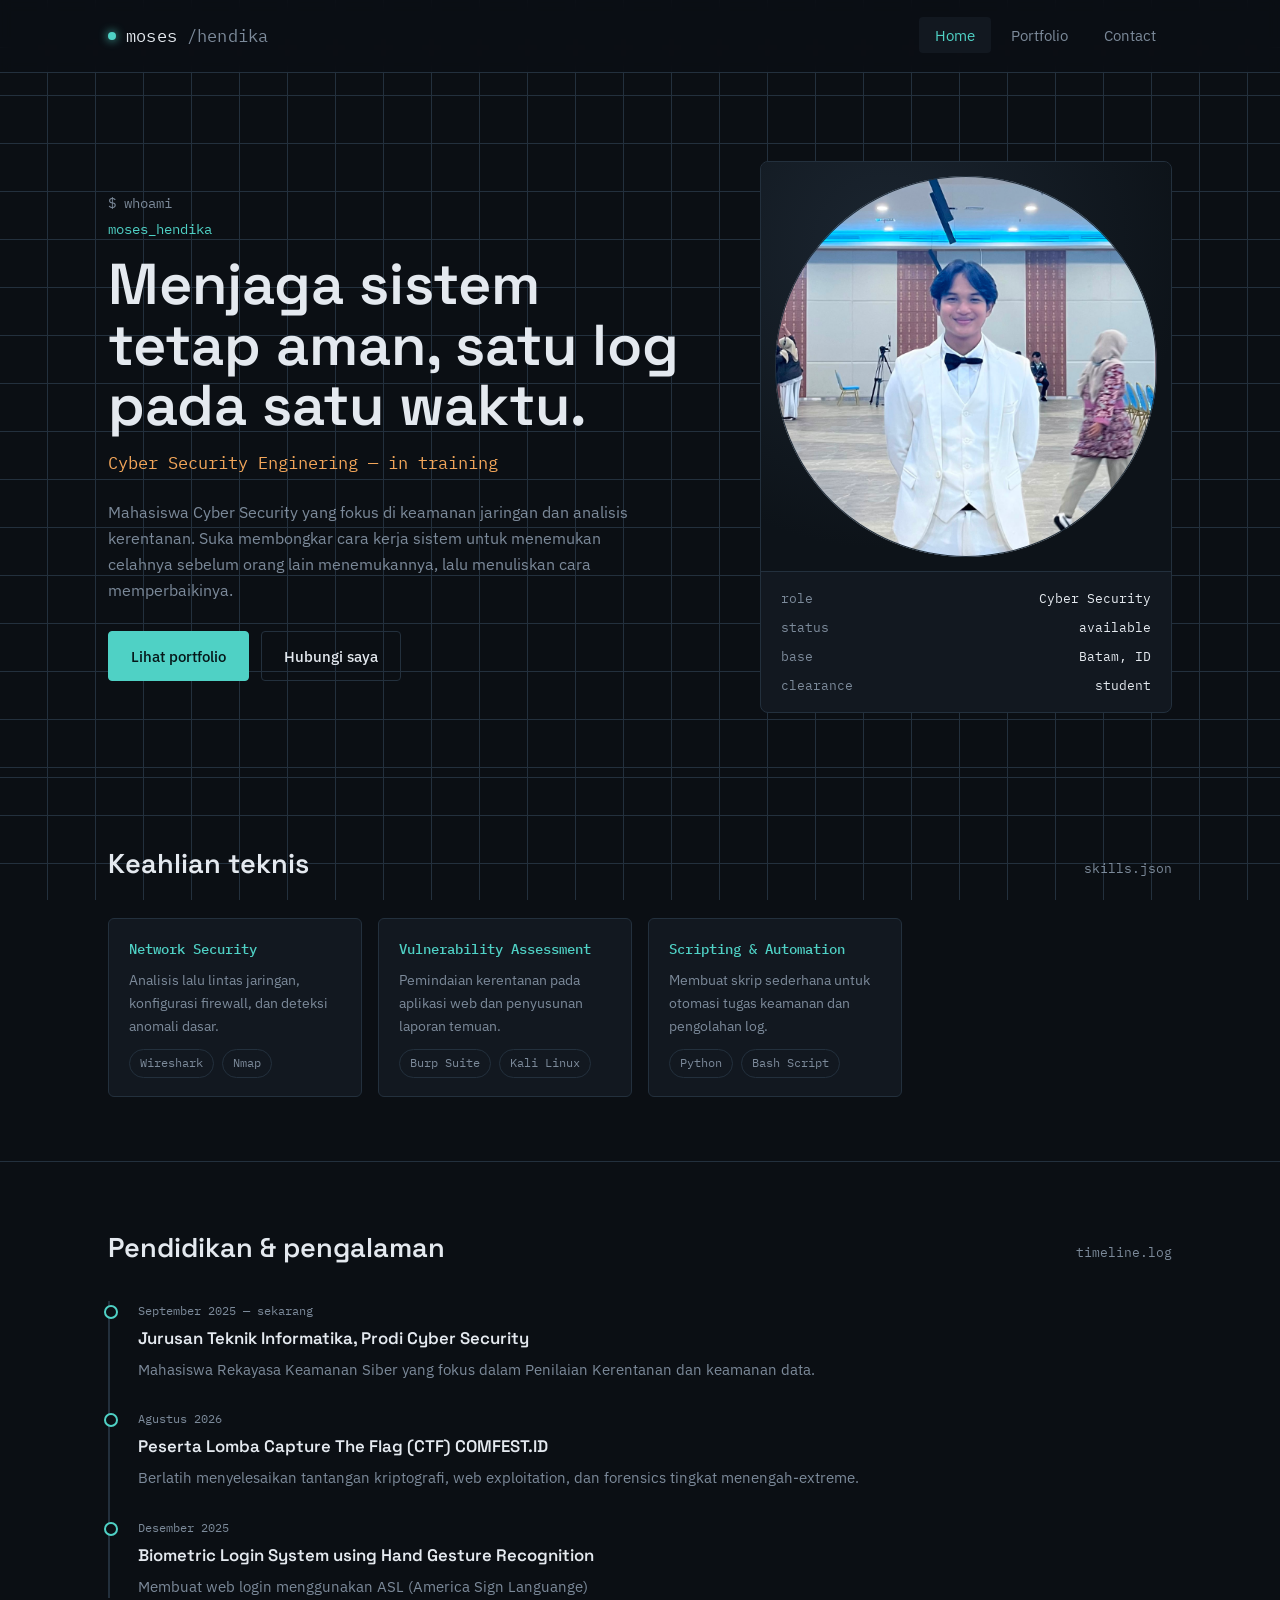
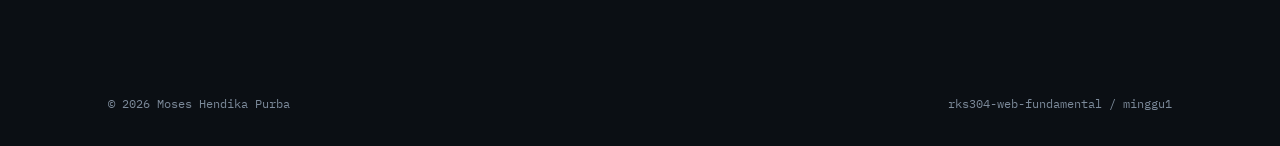
<file: index.html>
<!DOCTYPE html>
<html lang="id">
<head>
<meta charset="UTF-8">
<meta name="viewport" content="width=device-width, initial-scale=1.0">
<title>Moses Hendika Purba — Cyber Security Analyst</title>
<meta name="description" content="Profil pribadi Moses Hendika Purba, mahasiswa Cyber Security. Ikhtisar, keahlian, dan riwayat singkat.">
<link rel="preconnect" href="https://fonts.googleapis.com">
<link href="https://fonts.googleapis.com/css2?family=Space+Grotesk:wght@500;600;700&family=IBM+Plex+Sans:wght@400;500;600&family=IBM+Plex+Mono:wght@400;500&display=swap" rel="stylesheet">
<link rel="stylesheet" href="style.css">
</head>
<body>

<header class="site-header">
  <div class="wrap">
    <a href="index.html" class="brand"><span class="dot"></span>moses<span class="path">/hendika</span></a>
    <nav aria-label="Navigasi utama">
      <ul class="nav-links">
        <li><a href="index.html" class="active">Home</a></li>
        <li><a href="portfolio.html">Portfolio</a></li>
        <li><a href="contact.html">Contact</a></li>
      </ul>
    </nav>
  </div>
</header>

<main>
  <section class="hero">
    <div class="wrap">
      <div>
        <p class="hero-kicker">moses_hendika</p>
        <h1>Menjaga sistem tetap aman, satu log pada satu waktu.</h1>
        <p class="role">Cyber Security Enginering — in training</p>
        <p class="bio">Mahasiswa Cyber Security yang fokus di keamanan jaringan dan analisis kerentanan. Suka membongkar cara kerja sistem untuk menemukan celahnya sebelum orang lain menemukannya, lalu menuliskan cara memperbaikinya.</p>
        <div class="hero-cta">
          <a href="portfolio.html" class="btn btn-primary">Lihat portfolio</a>
          <a href="contact.html" class="btn btn-secondary">Hubungi saya</a>
        </div>
      </div>

      <div class="id-card">
        <div class="id-photo">
            <img src="Screenshot 2026-09-11 140423.png" alt="Foto profil Moses Hendika">
        </div>
        <div class="id-meta">
          <div><span>role</span><span>Cyber Security</span></div>
          <div><span>status</span><span>available</span></div>
          <div><span>base</span><span>Batam, ID</span></div>
          <div><span>clearance</span><span>student</span></div>
        </div>
      </div>
    </div>
  </section>

  <section class="block" id="about">
    <div class="wrap">
      <div class="block-head">
        <h2>Keahlian teknis</h2>
        <span class="tag">skills.json</span>
      </div>
      <div class="skills-grid">
        <div class="skill-card">
          <h3>Network Security</h3>
          <p>Analisis lalu lintas jaringan, konfigurasi firewall, dan deteksi anomali dasar.</p>
          <div class="badge-row">
            <span class="badge">Wireshark</span>
            <span class="badge">Nmap</span>
          </div>
        </div>
        <div class="skill-card">
          <h3>Vulnerability Assessment</h3>
          <p>Pemindaian kerentanan pada aplikasi web dan penyusunan laporan temuan.</p>
          <div class="badge-row">
            <span class="badge">Burp Suite</span>
            <span class="badge">Kali Linux</span>
          </div>
        </div>
        <div class="skill-card">
          <h3>Scripting & Automation</h3>
          <p>Membuat skrip sederhana untuk otomasi tugas keamanan dan pengolahan log.</p>
          <div class="badge-row">
            <span class="badge">Python</span>
            <span class="badge">Bash Script</span>
          </div>
        </div>
      </div>
    </div>
  </section>

  <section class="block" id="education">
    <div class="wrap">
      <div class="block-head">
        <h2>Pendidikan & pengalaman</h2>
        <span class="tag">timeline.log</span>
      </div>
      <div class="timeline">
        <div class="timeline-item">
          <p class="when">September 2025 — sekarang</p>
          <h3>Jurusan Teknik Informatika, Prodi Cyber Security</h3>
          <p> Mahasiswa Rekayasa Keamanan Siber yang fokus dalam Penilaian Kerentanan dan keamanan data.</p>
        </div>
        <div class="timeline-item">
          <p class="when">Agustus 2026</p>
          <h3>Peserta Lomba Capture The Flag (CTF) COMFEST.ID</h3>
          <p>Berlatih menyelesaikan tantangan kriptografi, web exploitation, dan forensics tingkat menengah-extreme.</p>
        </div>
        <div class="timeline-item">
          <p class="when">Desember 2025</p>
          <h3>Biometric Login System using Hand Gesture Recognition</h3>
          <p>Membuat web login menggunakan ASL (America Sign Languange)</p>
        </div>
      </div>
    </div>
  </section>
</main>

<footer class="site-footer">
  <div class="wrap" style="display:flex; justify-content:space-between; width:100%;">
    <span>© 2026 Moses Hendika Purba</span>
    <span>rks304-web-fundamental / minggu1</span>
  </div>
</footer>

</body>
</html>
</file>
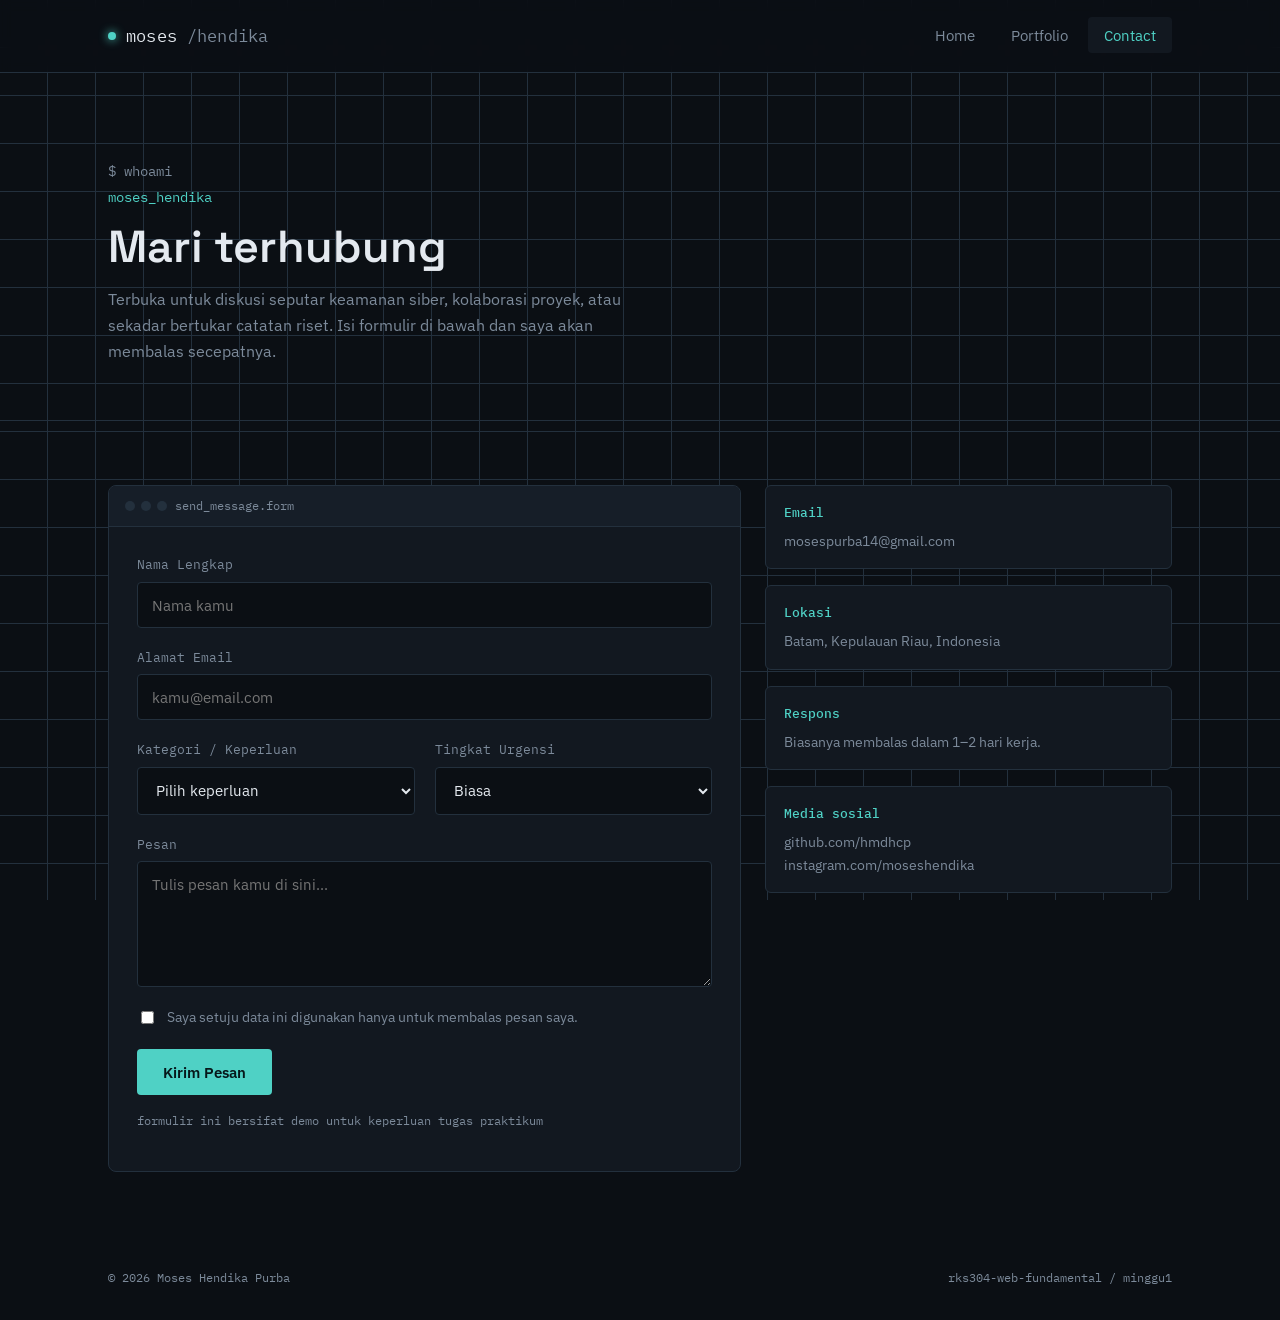
<file: contact.html>
<!DOCTYPE html>
<html lang="id">
<head>
<meta charset="UTF-8">
<meta name="viewport" content="width=device-width, initial-scale=1.0">
<title>Contact — Moses Hendika Purba</title>
<meta name="description" content="Hubungi Moses Hendika Purba untuk konsultasi, kolaborasi proyek, atau pertanyaan umum.">
<link rel="preconnect" href="https://fonts.googleapis.com">
<link href="https://fonts.googleapis.com/css2?family=Space+Grotesk:wght@500;600;700&family=IBM+Plex+Sans:wght@400;500;600&family=IBM+Plex+Mono:wght@400;500&display=swap" rel="stylesheet">
<link rel="stylesheet" href="style.css">
</head>
<body>

<header class="site-header">
  <div class="wrap">
    <a href="index.html" class="brand"><span class="dot"></span>moses<span class="path">/hendika</span></a>
    <nav aria-label="Navigasi utama">
      <ul class="nav-links">
        <li><a href="index.html">Home</a></li>
        <li><a href="portfolio.html">Portfolio</a></li>
        <li><a href="contact.html" class="active">Contact</a></li>
      </ul>
    </nav>
  </div>
</header>

<main>
  <section class="hero" style="padding-bottom: 40px;">
    <div class="wrap" style="grid-template-columns: 1fr;">
      <div>
        <p class="hero-kicker">moses_hendika</p>
        <h1 style="font-size: clamp(2rem, 4vw, 2.8rem);">Mari terhubung</h1>
        <p class="bio">Terbuka untuk diskusi seputar keamanan siber, kolaborasi proyek, atau sekadar bertukar catatan riset. Isi formulir di bawah dan saya akan membalas secepatnya.</p>
      </div>
    </div>
  </section>

  <section class="block">
    <div class="wrap contact-layout">

      <div class="terminal-panel">
        <div class="terminal-bar">
          <span class="dots"><span></span><span></span><span></span></span>
          send_message.form
        </div>

        <form class="contact-form" action="#" method="post">

          <div class="field">
            <label for="fullname">Nama Lengkap</label>
            <input type="text" id="fullname" name="fullname" placeholder="Nama kamu" required>
          </div>

          <div class="field">
            <label for="email">Alamat Email</label>
            <input type="email" id="email" name="email" placeholder="kamu@email.com" required>
          </div>

          <div class="field-row">
            <div class="field">
              <label for="category">Kategori / Keperluan</label>
              <select id="category" name="category" required>
                <option value="" disabled selected>Pilih keperluan</option>
                <option value="konsultasi">Konsultasi</option>
                <option value="kolaborasi">Kolaborasi Proyek</option>
                <option value="pertanyaan">Pertanyaan Umum</option>
              </select>
            </div>

            <div class="field">
              <label for="urgency">Tingkat Urgensi</label>
              <select id="urgency" name="urgency">
                <option value="biasa" selected>Biasa</option>
                <option value="penting">Penting</option>
                <option value="mendesak">Mendesak</option>
              </select>
            </div>
          </div>

          <div class="field">
            <label for="message">Pesan</label>
            <textarea id="message" name="message" rows="5" placeholder="Tulis pesan kamu di sini..." required></textarea>
          </div>

          <label class="consent">
            <input type="checkbox" name="consent" required>
            Saya setuju data ini digunakan hanya untuk membalas pesan saya.
          </label>

          <button type="submit">Kirim Pesan</button>
          <p class="form-note">formulir ini bersifat demo untuk keperluan tugas praktikum</p>
        </form>
      </div>

      <div class="contact-alt">
        <div class="item">
          <h3>Email</h3>
          <p>mosespurba14@gmail.com</p>
        </div>
        <div class="item">
          <h3>Lokasi</h3>
          <p>Batam, Kepulauan Riau, Indonesia</p>
        </div>
        <div class="item">
          <h3>Respons</h3>
          <p>Biasanya membalas dalam 1–2 hari kerja.</p>
        </div>
        <div class="item">
          <h3>Media sosial</h3>
          <p>github.com/hmdhcp<br>instagram.com/moseshendika<instagram class="com">
        </div>
      </div>

    </div>
  </section>
</main>

<footer class="site-footer">
  <div class="wrap" style="display:flex; justify-content:space-between; width:100%;">
    <span>© 2026 Moses Hendika Purba</span>
    <span>rks304-web-fundamental / minggu1</span>
  </div>
</footer>

</body>
</html>
</file>
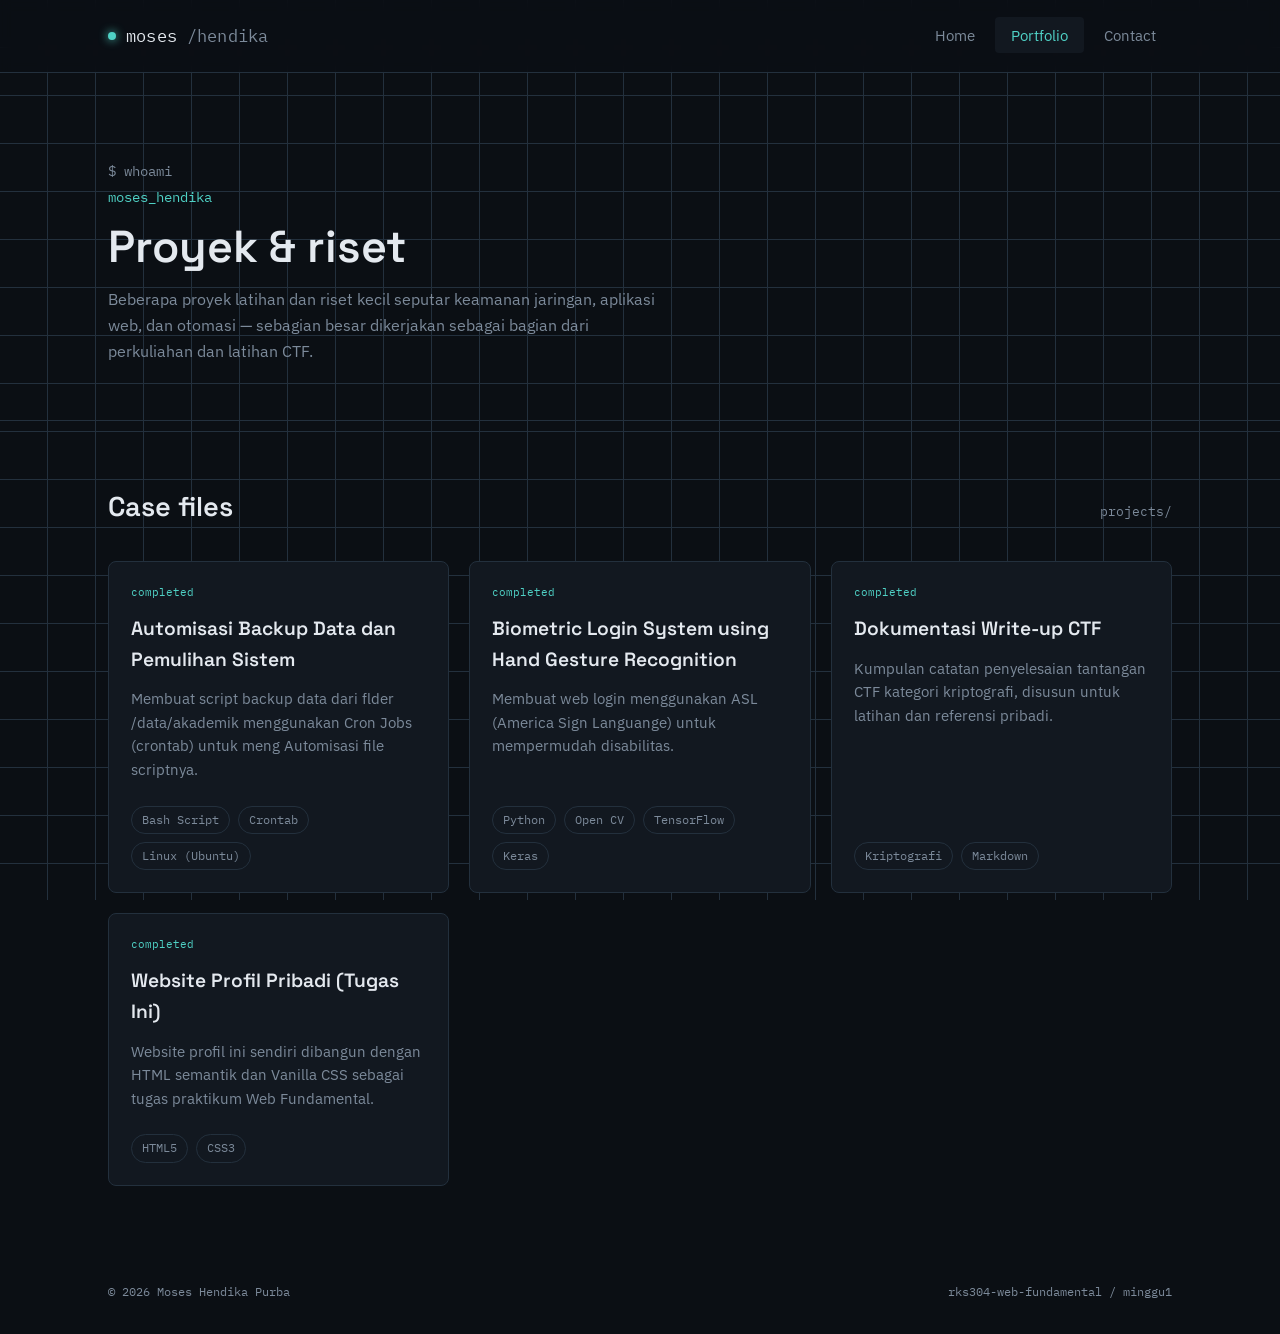
<file: portfolio.html>
<!DOCTYPE html>
<html lang="id">
<head>
<meta charset="UTF-8">
<meta name="viewport" content="width=device-width, initial-scale=1.0">
<title>Portfolio — Moses Hendika Purba</title>
<meta name="description" content="Kumpulan proyek dan riset Moses Hendika Purba di bidang keamanan siber.">
<link rel="preconnect" href="https://fonts.googleapis.com">
<link href="https://fonts.googleapis.com/css2?family=Space+Grotesk:wght@500;600;700&family=IBM+Plex+Sans:wght@400;500;600&family=IBM+Plex+Mono:wght@400;500&display=swap" rel="stylesheet">
<link rel="stylesheet" href="style.css">
</head>
<body>

<header class="site-header">
  <div class="wrap">
    <a href="index.html" class="brand"><span class="dot"></span>moses<span class="path">/hendika</span></a>
    <nav aria-label="Navigasi utama">
      <ul class="nav-links">
        <li><a href="index.html">Home</a></li>
        <li><a href="portfolio.html" class="active">Portfolio</a></li>
        <li><a href="contact.html">Contact</a></li>
      </ul>
    </nav>
  </div>
</header>

<main>
  <section class="hero" style="padding-bottom: 40px;">
    <div class="wrap" style="grid-template-columns: 1fr;">
      <div>
        <p class="hero-kicker">moses_hendika</p>
        <h1 style="font-size: clamp(2rem, 4vw, 2.8rem);">Proyek & riset</h1>
        <p class="bio">Beberapa proyek latihan dan riset kecil seputar keamanan jaringan, aplikasi web, dan otomasi — sebagian besar dikerjakan sebagai bagian dari perkuliahan dan latihan CTF.</p>
      </div>
    </div>
  </section>

  <section class="block">
    <div class="wrap">
      <div class="block-head">
        <h2>Case files</h2>
        <span class="tag">projects/</span>
      </div>

      <div class="project-grid">

        <article class="project-card">
          <span class="status">completed</span>
          <h3>Automisasi Backup Data dan Pemulihan Sistem</h3>
          <p class="desc">Membuat script backup data dari flder /data/akademik menggunakan Cron Jobs (crontab) untuk meng Automisasi file scriptnya.</p>
          <div class="badge-row">
            <span class="badge">Bash Script</span>
            <span class="badge">Crontab</span>
            <span class="badge">Linux (Ubuntu)</span>
          </div>
        </article>

        <article class="project-card">
          <span class="status">completed</span>
          <h3>Biometric Login System using Hand Gesture Recognition</h3>
          <p class="desc">Membuat web login menggunakan ASL (America Sign Languange) untuk mempermudah disabilitas.</p>
          <div class="badge-row">
            <span class="badge">Python</span>
            <span class="badge">Open CV</span>
            <span class="badge">TensorFlow</span>
            <span class="badge">Keras</span>
          </div>
        </article>

        <article class="project-card">
          <span class="status">completed</span>
          <h3>Dokumentasi Write-up CTF</h3>
          <p class="desc">Kumpulan catatan penyelesaian tantangan CTF kategori kriptografi, disusun untuk latihan dan referensi pribadi.</p>
          <div class="badge-row">
            <span class="badge">Kriptografi</span>
            <span class="badge">Markdown</span>
          </div>
        </article>

        <article class="project-card">
          <span class="status">completed</span>
          <h3>Website Profil Pribadi (Tugas Ini)</h3>
          <p class="desc">Website profil ini sendiri dibangun dengan HTML semantik dan Vanilla CSS sebagai tugas praktikum Web Fundamental.</p>
          <div class="badge-row">
            <span class="badge">HTML5</span>
            <span class="badge">CSS3</span>
          </div>
        </article>

      </div>
    </div>
  </section>
</main>

<footer class="site-footer">
  <div class="wrap" style="display:flex; justify-content:space-between; width:100%;">
    <span>© 2026 Moses Hendika Purba</span>
    <span>rks304-web-fundamental / minggu1</span>
  </div>
</footer>

</body>
</html>
</file>
<file: style.css>
/* ===========================================================
   rks304-web-fundamental — minggu1
   Tema: Cyber Security Analyst Profile
   Font: Space Grotesk (display), IBM Plex Sans (body),
         IBM Plex Mono (data / teknis)
   =========================================================== */

:root {
  --bg: #0b0f14;
  --surface: #121820;
  --surface-raised: #161e28;
  --line: #23303d;
  --text: #e4e9ef;
  --text-muted: #7c8a9a;
  --signal: #4fd1c5;      /* cyan - aksen utama */
  --warn: #f2a65a;        /* amber - aksen sekunder, dipakai sedikit */
  --danger: #e26d5c;

  --font-display: "Space Grotesk", "Segoe UI", sans-serif;
  --font-body: "IBM Plex Sans", "Segoe UI", sans-serif;
  --font-mono: "IBM Plex Mono", "Courier New", monospace;

  --maxw: 1120px;
}

* { box-sizing: border-box; }

html { scroll-behavior: smooth; }

body {
  margin: 0;
  background: var(--bg);
  background-image:
    linear-gradient(var(--line) 1px, transparent 1px),
    linear-gradient(90deg, var(--line) 1px, transparent 1px);
  background-size: 48px 48px;
  background-attachment: fixed;
  background-position: -1px -1px;
  color: var(--text);
  font-family: var(--font-body);
  line-height: 1.6;
}

a { color: inherit; }

img { max-width: 100%; display: block; }

.wrap {
  max-width: var(--maxw);
  margin: 0 auto;
  padding: 0 28px;
}

/* focus visibility */
a:focus-visible,
button:focus-visible,
input:focus-visible,
select:focus-visible,
textarea:focus-visible {
  outline: 2px solid var(--signal);
  outline-offset: 3px;
}

@media (prefers-reduced-motion: reduce) {
  * { animation: none !important; transition: none !important; }
}

/* ---------------- Header / Nav ---------------- */

.site-header {
  border-bottom: 1px solid var(--line);
  background: rgba(11, 15, 20, 0.85);
  backdrop-filter: blur(6px);
  position: sticky;
  top: 0;
  z-index: 20;
}

.site-header .wrap {
  display: flex;
  align-items: center;
  justify-content: space-between;
  height: 72px;
}

.brand {
  font-family: var(--font-mono);
  font-size: 1.05rem;
  text-decoration: none;
  color: var(--text);
  display: flex;
  align-items: center;
  gap: 10px;
  letter-spacing: 0.01em;
}

.brand .dot {
  width: 8px;
  height: 8px;
  border-radius: 50%;
  background: var(--signal);
  box-shadow: 0 0 10px var(--signal);
}

.brand .path {
  color: var(--text-muted);
}

.nav-links {
  display: flex;
  gap: 4px;
  list-style: none;
  margin: 0;
  padding: 0;
}

.nav-links a {
  text-decoration: none;
  font-size: 0.95rem;
  padding: 8px 16px;
  border-radius: 4px;
  color: var(--text-muted);
  transition: color 0.15s ease, background 0.15s ease;
}

.nav-links a:hover {
  color: var(--text);
  background: var(--surface);
}

.nav-links a.active {
  color: var(--signal);
  background: var(--surface);
}

/* ---------------- Hero ---------------- */

.hero {
  padding: 88px 0 64px;
  border-bottom: 1px solid var(--line);
}

.hero .wrap {
  display: grid;
  grid-template-columns: 1.3fr 0.9fr;
  gap: 56px;
  align-items: center;
}

.hero-kicker {
  font-family: var(--font-mono);
  font-size: 0.85rem;
  color: var(--signal);
  margin: 0 0 14px;
}

.hero-kicker::before {
  content: "$ whoami";
  color: var(--text-muted);
  display: block;
  margin-bottom: 4px;
}

.hero h1 {
  font-family: var(--font-display);
  font-size: clamp(2.4rem, 5vw, 3.6rem);
  line-height: 1.05;
  margin: 0 0 14px;
  font-weight: 600;
}

.hero .role {
  font-family: var(--font-mono);
  color: var(--warn);
  font-size: 1.05rem;
  margin: 0 0 22px;
}

.hero p.bio {
  max-width: 56ch;
  color: var(--text-muted);
  font-size: 1.02rem;
}

.hero-cta {
  display: flex;
  gap: 12px;
  margin-top: 28px;
}

.btn {
  display: inline-block;
  padding: 12px 22px;
  border-radius: 4px;
  text-decoration: none;
  font-size: 0.95rem;
  font-weight: 500;
  border: 1px solid var(--line);
  transition: border-color 0.15s ease, transform 0.15s ease;
}

.btn-primary {
  background: var(--signal);
  color: #06181a;
  border-color: var(--signal);
}

.btn-secondary {
  background: transparent;
  color: var(--text);
}

.btn:hover { transform: translateY(-1px); }
.btn-secondary:hover { border-color: var(--signal); color: var(--signal); }

/* portrait / status panel */

.id-card {
  background: var(--surface);
  border: 1px solid var(--line);
  border-radius: 8px;
  overflow: hidden;
}

.id-photo {
  aspect-ratio: 1 / 1;
  background: radial-gradient(circle at 30% 20%, #1b2530, #0d1319 70%);
  display: flex;
  align-items: center;
  justify-content: center;
  border-bottom: 1px solid var(--line);
  position: relative;
}

.id-photo .initials {
  font-family: var(--font-display);
  font-size: 4rem;
  color: var(--signal);
  letter-spacing: 0.05em;
}

.id-photo::after {
  content: "";
  position: absolute;
  inset: 14px;
  border: 1px solid var(--line);
  border-radius: 50%;
}

.id-meta {
  padding: 16px 20px;
  font-family: var(--font-mono);
  font-size: 0.82rem;
  color: var(--text-muted);
  display: grid;
  gap: 8px;
}

.id-meta div { display: flex; justify-content: space-between; gap: 12px; }
.id-meta span:last-child { color: var(--text); }

/* ---------------- Section generic ---------------- */

section.block {
  padding: 64px 0;
  border-bottom: 1px solid var(--line);
}

section.block:last-of-type { border-bottom: none; }

.block-head {
  display: flex;
  align-items: baseline;
  justify-content: space-between;
  gap: 24px;
  margin-bottom: 32px;
}

.block-head h2 {
  font-family: var(--font-display);
  font-size: 1.7rem;
  margin: 0;
  font-weight: 600;
}

.block-head .tag {
  font-family: var(--font-mono);
  font-size: 0.8rem;
  color: var(--text-muted);
}

/* ---------------- Skills ---------------- */

.skills-grid {
  display: grid;
  grid-template-columns: repeat(auto-fill, minmax(220px, 1fr));
  gap: 16px;
}

.skill-card {
  background: var(--surface);
  border: 1px solid var(--line);
  border-radius: 6px;
  padding: 18px 20px;
}

.skill-card h3 {
  font-family: var(--font-mono);
  font-size: 0.9rem;
  color: var(--signal);
  margin: 0 0 8px;
  font-weight: 500;
}

.skill-card p {
  margin: 0;
  font-size: 0.9rem;
  color: var(--text-muted);
}

.badge-row {
  display: flex;
  flex-wrap: wrap;
  gap: 8px;
  margin-top: 12px;
}

.badge {
  font-family: var(--font-mono);
  font-size: 0.72rem;
  padding: 4px 10px;
  border-radius: 100px;
  border: 1px solid var(--line);
  color: var(--text-muted);
}

/* ---------------- Timeline (education/exp) ---------------- */

.timeline {
  border-left: 2px solid var(--line);
  padding-left: 28px;
  display: grid;
  gap: 28px;
}

.timeline-item { position: relative; }

.timeline-item::before {
  content: "";
  position: absolute;
  left: -34px;
  top: 4px;
  width: 10px;
  height: 10px;
  border-radius: 50%;
  background: var(--bg);
  border: 2px solid var(--signal);
}

.timeline-item .when {
  font-family: var(--font-mono);
  font-size: 0.78rem;
  color: var(--text-muted);
}

.timeline-item h3 {
  margin: 4px 0 6px;
  font-size: 1.05rem;
  font-family: var(--font-display);
  font-weight: 600;
}

.timeline-item p {
  margin: 0;
  color: var(--text-muted);
  font-size: 0.92rem;
}

/* ---------------- Portfolio grid ---------------- */

.project-grid {
  display: grid;
  grid-template-columns: repeat(auto-fill, minmax(300px, 1fr));
  gap: 20px;
}

.project-card {
  background: var(--surface);
  border: 1px solid var(--line);
  border-radius: 8px;
  padding: 22px;
  display: flex;
  flex-direction: column;
  gap: 12px;
}

.project-card .status {
  font-family: var(--font-mono);
  font-size: 0.7rem;
  color: var(--signal);
}

.project-card h3 {
  margin: 0;
  font-family: var(--font-display);
  font-size: 1.2rem;
  font-weight: 600;
}

.project-card p.desc {
  margin: 0;
  color: var(--text-muted);
  font-size: 0.92rem;
  flex-grow: 1;
}

.project-card .link {
  font-family: var(--font-mono);
  font-size: 0.82rem;
  color: var(--warn);
  text-decoration: none;
}

.project-card .link:hover { text-decoration: underline; }

/* ---------------- Contact form ---------------- */

.terminal-panel {
  background: var(--surface);
  border: 1px solid var(--line);
  border-radius: 8px;
  overflow: hidden;
}

.terminal-bar {
  background: var(--surface-raised);
  border-bottom: 1px solid var(--line);
  padding: 10px 16px;
  display: flex;
  align-items: center;
  gap: 8px;
  font-family: var(--font-mono);
  font-size: 0.78rem;
  color: var(--text-muted);
}

.terminal-bar .dots { display: flex; gap: 6px; }
.terminal-bar .dots span {
  width: 10px; height: 10px; border-radius: 50%;
  background: var(--line);
}

form.contact-form {
  padding: 28px;
  display: grid;
  gap: 20px;
}

.field { display: grid; gap: 6px; }

.field label {
  font-family: var(--font-mono);
  font-size: 0.8rem;
  color: var(--text-muted);
}

.field input,
.field select,
.field textarea {
  background: var(--bg);
  border: 1px solid var(--line);
  border-radius: 4px;
  padding: 12px 14px;
  color: var(--text);
  font-family: var(--font-body);
  font-size: 0.95rem;
}

.field textarea { resize: vertical; min-height: 120px; }

.field-row {
  display: grid;
  grid-template-columns: 1fr 1fr;
  gap: 20px;
}

.consent {
  display: flex;
  align-items: flex-start;
  gap: 10px;
  font-size: 0.85rem;
  color: var(--text-muted);
}

.consent input { margin-top: 4px; }

button[type="submit"] {
  justify-self: start;
  background: var(--signal);
  color: #06181a;
  border: none;
  padding: 13px 26px;
  border-radius: 4px;
  font-size: 0.95rem;
  font-weight: 600;
  cursor: pointer;
  font-family: var(--font-body);
  transition: transform 0.15s ease;
}

button[type="submit"]:hover { transform: translateY(-1px); }

.form-note {
  font-family: var(--font-mono);
  font-size: 0.78rem;
  color: var(--text-muted);
  margin-top: -4px;
}

.contact-alt {
  display: grid;
  gap: 16px;
}

.contact-alt .item {
  background: var(--surface);
  border: 1px solid var(--line);
  border-radius: 6px;
  padding: 16px 18px;
}

.contact-alt .item h3 {
  font-family: var(--font-mono);
  font-size: 0.82rem;
  color: var(--signal);
  margin: 0 0 6px;
  font-weight: 500;
}

.contact-alt .item p { margin: 0; font-size: 0.9rem; color: var(--text-muted); }

.contact-layout {
  display: grid;
  grid-template-columns: 1.4fr 0.9fr;
  gap: 24px;
  align-items: start;
}

/* ---------------- Footer ---------------- */

.site-footer {
  padding: 32px 0;
  font-family: var(--font-mono);
  font-size: 0.78rem;
  color: var(--text-muted);
  display: flex;
  justify-content: space-between;
}

/* ---------------- Responsive ---------------- */

@media (max-width: 780px) {
  .hero .wrap { grid-template-columns: 1fr; }
  .id-card { max-width: 320px; }
  .contact-layout { grid-template-columns: 1fr; }
  .field-row { grid-template-columns: 1fr; }
  .site-header .wrap { flex-direction: column; height: auto; padding: 14px 28px; gap: 10px; }
  .nav-links { flex-wrap: wrap; justify-content: center; }
}

.id-photo {
  aspect-ratio: 1 / 1;
  background: radial-gradient(circle at 30% 20%, #1b2530, #0d1319 70%);
  display: flex;
  align-items: center;
  justify-content: center;
  border-bottom: 1px solid var(--line);
  position: relative;
}

.id-photo img {
  position: absolute;
  inset: 14px;
  width: calc(100% - 28px);
  height: calc(100% - 28px);
  border-radius: 50%;
  object-fit: cover;
}
</file>
